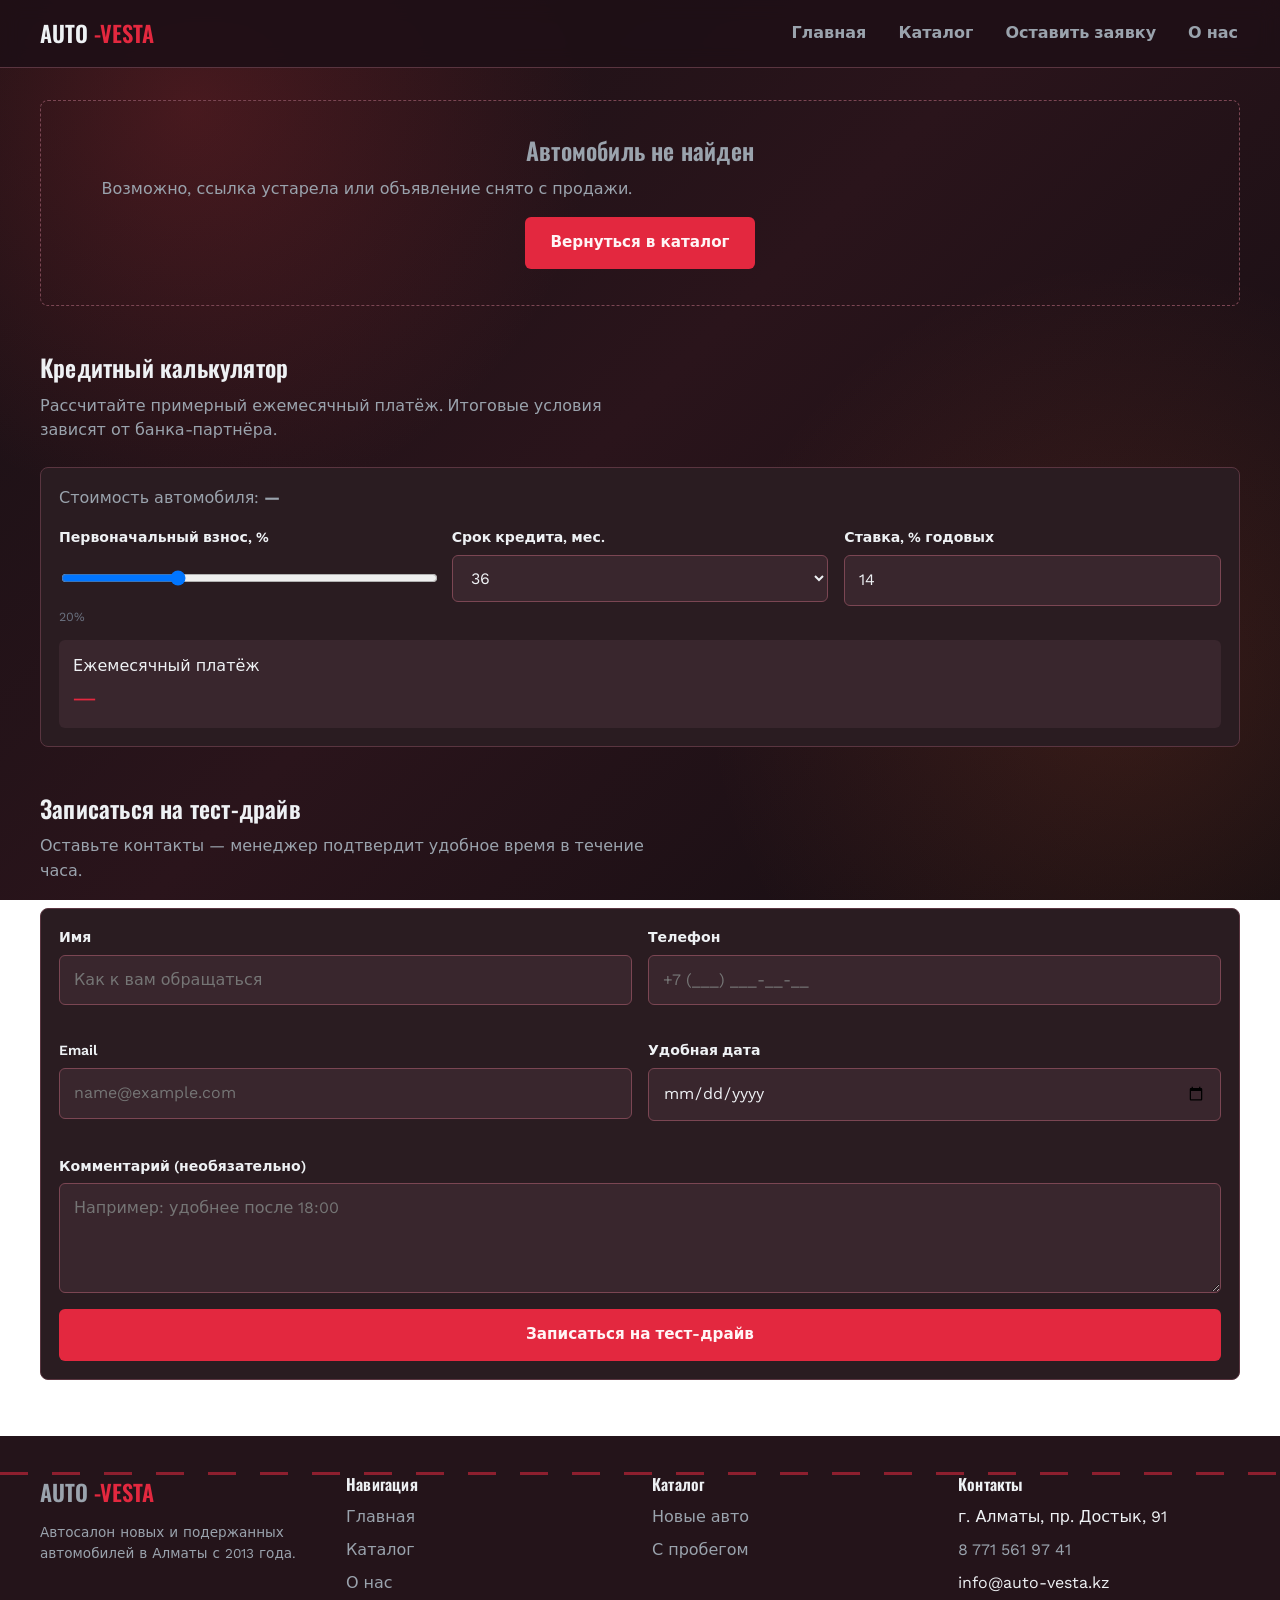
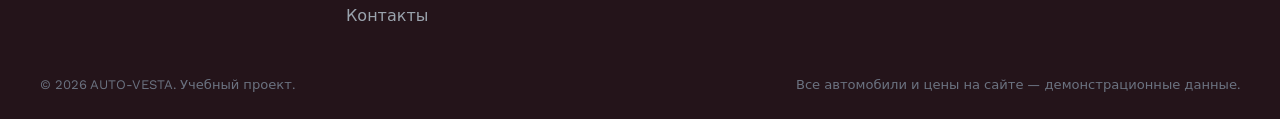
<file: car.html>
<!DOCTYPE html>
<html lang="ru">
<head>
  <meta charset="UTF-8">
  <meta name="viewport" content="width=device-width, initial-scale=1.0">
  <title>Автомобиль — AUTO-VESTA</title>
  <meta name="description" content="Подробные характеристики автомобиля, кредитный калькулятор и запись на тест-драйв AUTO-VESTA.">
  <meta property="og:type" content="product">
  <link rel="icon" href="favicon.svg" type="image/svg+xml">
  <link rel="preconnect" href="https://fonts.googleapis.com">
  <link href="https://fonts.googleapis.com/css2?family=Oswald:wght@500;600;700&family=Work+Sans:wght@400;500;600&display=swap" rel="stylesheet">
  <link rel="stylesheet" href="css/style.css">
</head>
<body>
  <a href="#main" class="skip-link">Перейти к содержимому</a>

  <header class="site-header">
    <div class="container">
      <a href="index.html" class="logo">AUTO<span>-VESTA</span></a>
      <nav class="nav" aria-label="Основная навигация">
        <ul class="nav__list">
          <li><a href="index.html" class="nav__link">Главная</a></li>
          <li><a href="catalog.html" class="nav__link">Каталог</a></li>
          <li><a href="contacts.html" class="nav__link">Оставить заявку</a></li>
          <li><a href="about.html" class="nav__link">О нас</a></li>
        </ul>
      </nav>
      <button type="button" class="nav-toggle" aria-label="Открыть меню" aria-expanded="false">
        <span></span><span></span><span></span>
      </button>
    </div>
  </header>

  <main id="main">
    <section class="section" style="padding-top:32px;">
      <div class="container">

        <!-- Отрисовывается через JS (car-detail.js) по параметру ?id= -->
        <div class="car-detail" id="car-detail-root">
          <p>Загрузка информации об автомобиле…</p>
        </div>

        <!-- ===== КРЕДИТНЫЙ КАЛЬКУЛЯТОР ===== -->
        <div class="section-head" style="margin-top:48px;">
          <h2>Кредитный калькулятор</h2>
          <p>Рассчитайте примерный ежемесячный платёж. Итоговые условия зависят от банка-партнёра.</p>
        </div>
        <form class="calculator" id="calculator-form">
          <p style="margin-bottom:16px;">
            Стоимость автомобиля: <strong id="calc-price">—</strong>
          </p>
          <div class="form-row" style="grid-template-columns: repeat(3, 1fr);">
            <div class="field">
              <label for="calc-down-payment">Первоначальный взнос, %</label>
              <input type="range" id="calc-down-payment" name="downPayment" min="0" max="70" step="5" value="20">
              <span class="hint" id="calc-down-payment-value">20%</span>
            </div>
            <div class="field">
              <label for="calc-term">Срок кредита, мес.</label>
              <select id="calc-term" name="term">
                <option value="12">12</option>
                <option value="24">24</option>
                <option value="36" selected>36</option>
                <option value="48">48</option>
                <option value="60">60</option>
              </select>
            </div>
            <div class="field">
              <label for="calc-rate">Ставка, % годовых</label>
              <input type="number" id="calc-rate" name="rate" min="0" max="40" step="0.5" value="14">
            </div>
          </div>
          <div class="calculator__result">
            <div>
              <div class="hint">Ежемесячный платёж</div>
              <div class="calculator__result-value" id="calc-result-value">—</div>
            </div>
            <div class="hint" id="calc-result-principal"></div>
          </div>
        </form>

        <!-- ===== ФОРМА ЗАПИСИ НА ТЕСТ-ДРАЙВ ===== -->
        <div class="section-head" style="margin-top:48px;">
          <h2>Записаться на тест-драйв</h2>
          <p>Оставьте контакты — менеджер подтвердит удобное время в течение часа.</p>
        </div>
        <form class="booking-form form" id="booking-form" novalidate>
          <input type="hidden" id="booking-car-name" name="car">

          <div class="form-row" style="grid-template-columns: 1fr 1fr;">
            <div class="field">
              <label for="booking-name">Имя</label>
              <input type="text" id="booking-name" name="name" placeholder="Как к вам обращаться" autocomplete="name">
              <span class="field__error"></span>
            </div>
            <div class="field">
              <label for="booking-phone">Телефон</label>
              <input type="tel" id="booking-phone" name="phone" placeholder="+7 (___) ___-__-__" autocomplete="tel">
              <span class="field__error"></span>
            </div>
          </div>

          <div class="form-row" style="grid-template-columns: 1fr 1fr;">
            <div class="field">
              <label for="booking-email">Email</label>
              <input type="email" id="booking-email" name="email" placeholder="name@example.com" autocomplete="email">
              <span class="field__error"></span>
            </div>
            <div class="field">
              <label for="booking-date">Удобная дата</label>
              <input type="date" id="booking-date" name="date">
              <span class="field__error"></span>
            </div>
          </div>

          <div class="field">
            <label for="booking-comment">Комментарий (необязательно)</label>
            <textarea id="booking-comment" name="comment" placeholder="Например: удобнее после 18:00"></textarea>
          </div>

          <div class="form-status" role="status"></div>

          <button type="submit" class="btn btn--primary">Записаться на тест-драйв</button>
        </form>

      </div>
    </section>
  </main>

  <footer class="site-footer">
    <hr class="road-divider">
    <div class="container">
      <div class="footer-grid">
        <div class="footer-col">
          <a href="index.html" class="logo">AUTO<span>-VESTA</span></a>
          <p style="margin-top:12px; font-size:0.85rem;">Автосалон новых и подержанных автомобилей в Алматы с 2013 года.</p>
        </div>
        <div class="footer-col">
          <h3>Навигация</h3>
          <ul>
            <li><a href="index.html">Главная</a></li>
            <li><a href="catalog.html">Каталог</a></li>
            <li><a href="about.html">О нас</a></li>
            <li><a href="contacts.html">Контакты</a></li>
          </ul>
        </div>
        <div class="footer-col">
          <h3>Каталог</h3>
          <ul>
            <li><a href="catalog.html?condition=new">Новые авто</a></li>
            <li><a href="catalog.html?condition=used">С пробегом</a></li>
          </ul>
        </div>
        <div class="footer-col">
          <h3>Контакты</h3>
          <ul>
            <li>г. Алматы, пр. Достык, 91</li>
            <li><a href="tel:+77715619741">8 771 561 97 41</a></li>
            <li>info@auto-vesta.kz</li>
          </ul>
        </div>
      </div>
      <div class="footer-bottom">
        <span>© <span id="footer-year"></span> AUTO-VESTA. Учебный проект.</span>
        <span>Все автомобили и цены на сайте — демонстрационные данные.</span>
      </div>
    </div>
  </footer>

  <script src="js/data.js"></script>
  <script src="js/main.js"></script>
  <script src="js/validation.js"></script>
  <script src="js/car-detail.js"></script>
  <script>
    // Небольшой инлайн-хелпер: обновляет подпись ползунка первоначального
    // взноса в реальном времени. Вынесен сюда, а не в отдельный файл,
    // т.к. это одна строка логики, специфичная только для этой страницы.
    document.addEventListener("DOMContentLoaded", () => {
      const range = document.getElementById("calc-down-payment");
      const label = document.getElementById("calc-down-payment-value");
      if (range && label) {
        range.addEventListener("input", () => (label.textContent = range.value + "%"));
      }
    });
  </script>
</body>
</html>
</file>
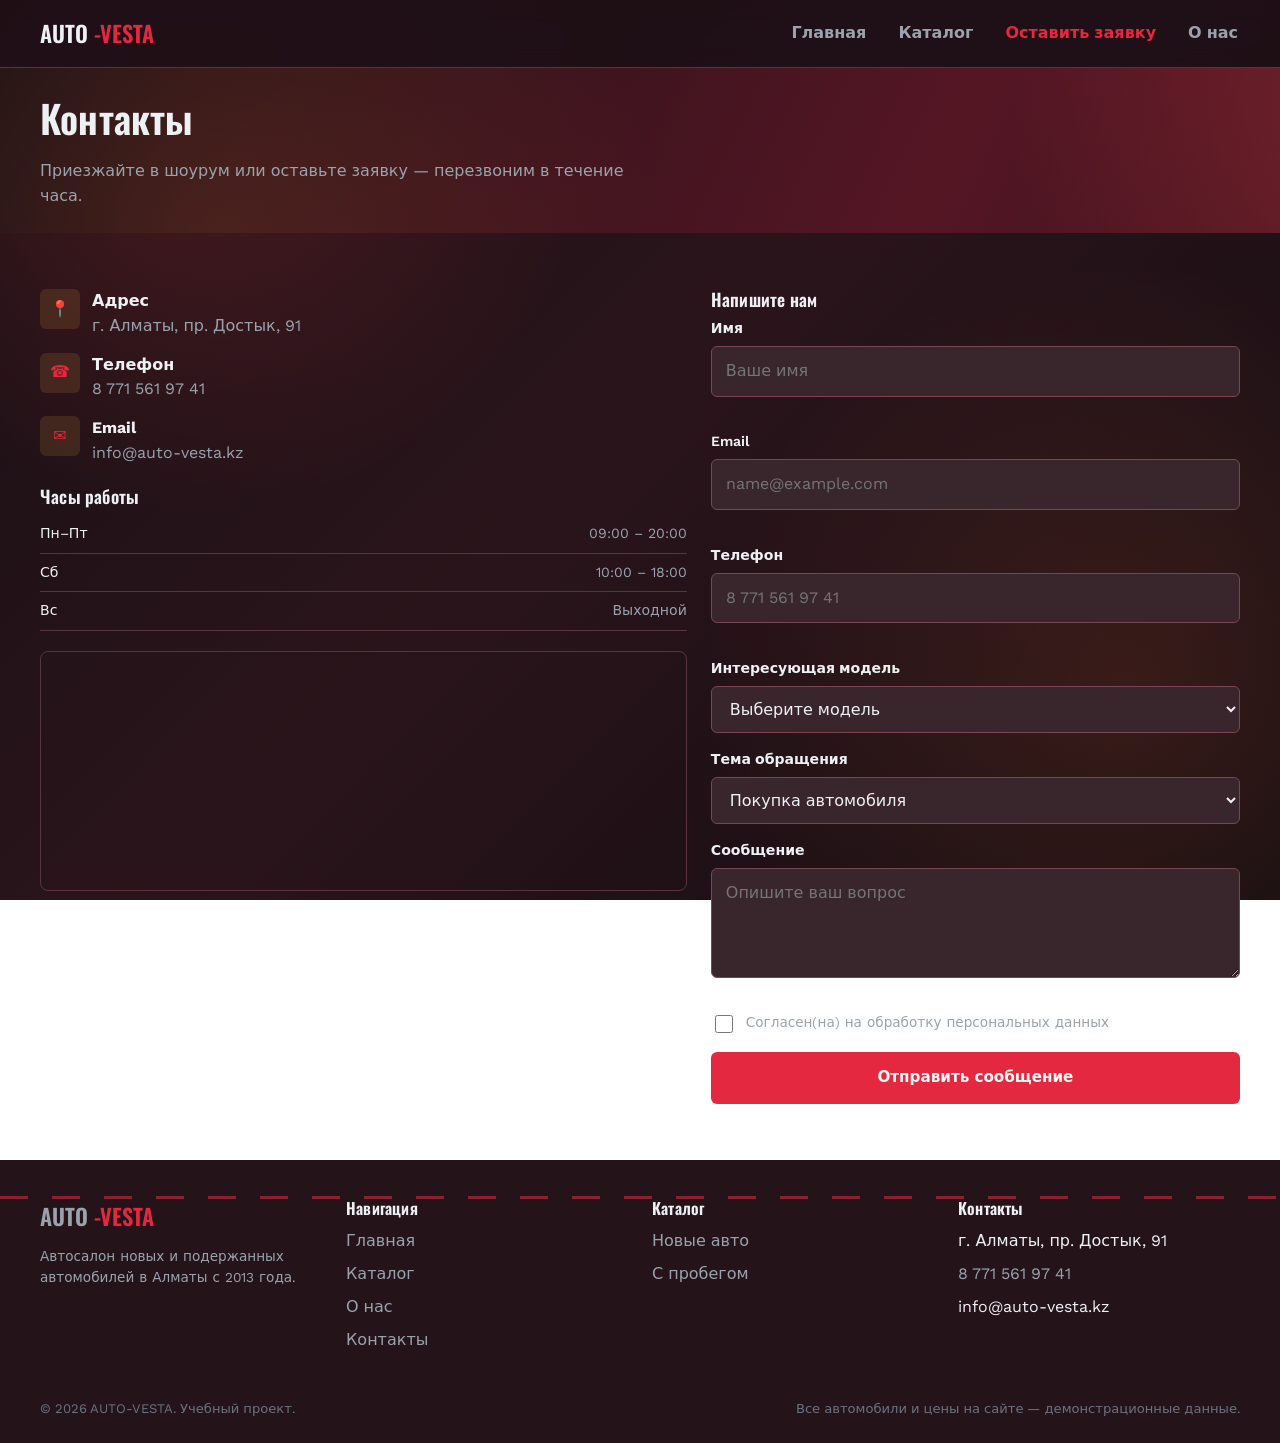
<file: contacts.html>
<!DOCTYPE html>
<html lang="ru">
<head>
  <meta charset="UTF-8">
  <meta name="viewport" content="width=device-width, initial-scale=1.0">
  <title>Контакты — AUTO-VESTA</title>
  <meta name="description" content="Адрес, телефон и часы работы автосалона AUTO-VESTA в Алматы. Форма обратной связи.">
  <meta property="og:title" content="Контакты — AUTO-VESTA">
  <meta property="og:type" content="website">
  <link rel="icon" href="favicon.svg" type="image/svg+xml">
  <link rel="preconnect" href="https://fonts.googleapis.com">
  <link href="https://fonts.googleapis.com/css2?family=Oswald:wght@500;600;700&family=Work+Sans:wght@400;500;600&display=swap" rel="stylesheet">
  <link rel="stylesheet" href="css/style.css">
</head>
<body>
  <a href="#main" class="skip-link">Перейти к содержимому</a>

  <header class="site-header">
    <div class="container">
      <a href="index.html" class="logo">AUTO<span>-VESTA</span></a>
      <nav class="nav" aria-label="Основная навигация">
        <ul class="nav__list">
          <li><a href="index.html" class="nav__link">Главная</a></li>
          <li><a href="catalog.html" class="nav__link">Каталог</a></li>
          <li><a href="contacts.html" class="nav__link">Оставить заявку</a></li>
          <li><a href="about.html" class="nav__link">О нас</a></li>
        </ul>
      </nav>
      <button type="button" class="nav-toggle" aria-label="Открыть меню" aria-expanded="false">
        <span></span><span></span><span></span>
      </button>
    </div>
  </header>

  <main id="main">
    <section class="page-hero">
      <div class="container">
        <h1>Контакты</h1>
        <p>Приезжайте в шоурум или оставьте заявку — перезвоним в течение часа.</p>
      </div>
    </section>

    <section class="section">
      <div class="container">
        <div class="contacts-layout">

          <div>
            <ul class="contact-info-list">
              <li class="contact-info-item">
                <span class="contact-info-item__icon" aria-hidden="true">📍</span>
                <div>
                  <strong>Адрес</strong>
                  <p style="margin:0;">г. Алматы, пр. Достык, 91</p>
                </div>
              </li>
              <li class="contact-info-item">
                <span class="contact-info-item__icon" aria-hidden="true">☎</span>
                <div>
                  <strong>Телефон</strong>
                  <p style="margin:0;"><a href="tel:+77715619741">8 771 561 97 41</a></p>
                </div>
              </li>
              <li class="contact-info-item">
                <span class="contact-info-item__icon" aria-hidden="true">✉</span>
                <div>
                  <strong>Email</strong>
                  <p style="margin:0;"><a href="mailto:info@auto-vesta.kz">info@auto-vesta.kz</a></p>
                </div>
              </li>
            </ul>

            <h2 style="font-size:1.1rem;">Часы работы</h2>
            <table class="hours-table">
              <tr><td>Пн–Пт</td><td>09:00 – 20:00</td></tr>
              <tr><td>Сб</td><td>10:00 – 18:00</td></tr>
              <tr><td>Вс</td><td>Выходной</td></tr>
            </table>

            <div class="map-frame" style="margin-top:20px;">
              <iframe
                src="https://www.google.com/maps?q=Алматы,+проспект+Достык+91&output=embed"
                title="Карта: расположение автосалона AUTO-VESTA"
                loading="lazy"
                referrerpolicy="no-referrer-when-downgrade">
              </iframe>
            </div>
          </div>

          <div>
            <h2 style="font-size:1.1rem;">Напишите нам</h2>
            <form class="form" id="contact-form" novalidate>
              <div class="field">
                <label for="contact-name">Имя</label>
                <input type="text" id="contact-name" name="name" placeholder="Ваше имя" autocomplete="name">
                <span class="field__error"></span>
              </div>
              <div class="field">
                <label for="contact-email">Email</label>
                <input type="email" id="contact-email" name="email" placeholder="name@example.com" autocomplete="email">
                <span class="field__error"></span>
              </div>
              <div class="field">
                <label for="contact-phone">Телефон</label>
                <input type="tel" id="contact-phone" name="phone" placeholder="8 771 561 97 41" autocomplete="tel">
                <span class="field__error"></span>
              </div>
              <div class="field">
                <label for="contact-car">Интересующая модель</label>
                <select id="contact-car" name="car">
                  <option value="">Выберите модель</option>
                  <option>Toyota Camry</option>
                  <option>Mercedes-Benz GLC</option>
                  <option>BMW 3 серии</option>
                  <option>Другая модель</option>
                </select>
              </div>
              <div class="field">
                <label for="contact-topic">Тема обращения</label>
                <select id="contact-topic" name="topic">
                  <option value="purchase">Покупка автомобиля</option>
                  <option value="credit">Автокредит</option>
                  <option value="trade-in">Трейд-ин</option>
                  <option value="service">Сервис и гарантия</option>
                  <option value="other">Другое</option>
                </select>
              </div>
              <div class="field">
                <label for="contact-message">Сообщение</label>
                <textarea id="contact-message" name="message" placeholder="Опишите ваш вопрос"></textarea>
                <span class="field__error"></span>
              </div>

              <div class="checkbox-row">
                <input type="checkbox" id="contact-consent" name="consent" required>
                <label for="contact-consent">Согласен(на) на обработку персональных данных</label>
              </div>

              <div class="form-status" role="status"></div>

              <button type="submit" class="btn btn--primary">Отправить сообщение</button>
            </form>
          </div>

        </div>
      </div>
    </section>
  </main>

  <footer class="site-footer">
    <hr class="road-divider">
    <div class="container">
      <div class="footer-grid">
        <div class="footer-col">
          <a href="index.html" class="logo">AUTO<span>-VESTA</span></a>
          <p style="margin-top:12px; font-size:0.85rem;">Автосалон новых и подержанных автомобилей в Алматы с 2013 года.</p>
        </div>
        <div class="footer-col">
          <h3>Навигация</h3>
          <ul>
            <li><a href="index.html">Главная</a></li>
            <li><a href="catalog.html">Каталог</a></li>
            <li><a href="about.html">О нас</a></li>
            <li><a href="contacts.html">Контакты</a></li>
          </ul>
        </div>
        <div class="footer-col">
          <h3>Каталог</h3>
          <ul>
            <li><a href="catalog.html?condition=new">Новые авто</a></li>
            <li><a href="catalog.html?condition=used">С пробегом</a></li>
          </ul>
        </div>
        <div class="footer-col">
          <h3>Контакты</h3>
          <ul>
            <li>г. Алматы, пр. Достык, 91</li>
            <li><a href="tel:+77715619741">8 771 561 97 41</a></li>
            <li>info@auto-vesta.kz</li>
          </ul>
        </div>
      </div>
      <div class="footer-bottom">
        <span>© <span id="footer-year"></span> AUTO-VESTA. Учебный проект.</span>
        <span>Все автомобили и цены на сайте — демонстрационные данные.</span>
      </div>
    </div>
  </footer>

  <script src="js/main.js"></script>
  <script src="js/validation.js"></script>
  <script src="js/contact.js"></script>
</body>
</html>
</file>
<file: css/style.css>
/* =========================================================
   AUTO-VESTA — единая таблица стилей
   Подход: Mobile-First. Базовые стили — под мобильные экраны
   (до 767px), затем расширяем через min-width для Tablet
   (768–1199px) и Desktop (1200px+).
   ========================================================= */

/* ---------- 1. Дизайн-токены (CSS Custom Properties) ---------- */
:root {
  /* Цвета: асфальтово-графитовый фон + два сигнальных акцента:
     янтарный (цвет фары) — для "новых" авто и основных CTA,
     стальной teal — для "б/у" и вторичных действий. */
  --color-bg: #171014;
  --color-bg-soft: #24141a;
  --color-surface: #2a1c21;
  --color-surface-2: #39262d;
  --color-border: #5a3540;
  --color-border-light: #7b4653;

  --color-text: #eef1f4;
  --color-text-muted: #9aa3ad;
  --color-text-faint: #6b7280;

  --color-accent: #e3283f;
  --color-accent-hover: #ff4056;
  --color-accent-ink: #fff5f6;

  --color-used: #a72b3b;
  --color-used-hover: #c53a4c;

  --color-success: #4caf6c;
  --color-success-bg: rgba(76, 175, 108, 0.12);
  --color-error: #e2574c;
  --color-error-bg: rgba(226, 87, 76, 0.12);

  /* Типографика */
  --font-display: "Oswald", "Arial Narrow", sans-serif;
  --font-body: "Work Sans", system-ui, -apple-system, sans-serif;

  /* Геометрия */
  --radius-sm: 6px;
  --radius-md: 8px;
  --radius-lg: 14px;
  --container-width: 1240px;
  --header-height: 68px;

  /* Тени и переходы */
  --shadow-md: 0 12px 28px rgba(0, 0, 0, 0.35);
  --shadow-sm: 0 4px 12px rgba(0, 0, 0, 0.25);
  --transition: 0.2s ease;
}

/* ---------- 2. Сброс и базовые стили ---------- */
*,
*::before,
*::after {
  box-sizing: border-box;
}

html {
  scroll-behavior: smooth;
}

body {
  margin: 0;
  background:
          radial-gradient(circle at 15% 12%, rgba(224, 54, 61, 0.22), transparent 30%),
          radial-gradient(circle at 88% 76%, rgba(247, 104, 49, 0.14), transparent 32%),
          linear-gradient(135deg, #171014 0%, #2a141b 48%, #120d11 100%);
  background-attachment: fixed;
  color: var(--color-text);
  font-family: var(--font-body);
  font-size: 16px;
  line-height: 1.55;
  -webkit-font-smoothing: antialiased;
  /* Запрет нежелательного горизонтального скролла на любом брейкпоинте */
  overflow-x: hidden;
}

img {
  max-width: 100%;
  height: auto;
  display: block;
}

a {
  color: inherit;
  text-decoration: none;
}

ul,
ol {
  margin: 0;
  padding: 0;
  list-style: none;
}

button,
input,
textarea,
select {
  font: inherit;
  color: inherit;
}

h1,
h2,
h3,
h4 {
  font-family: var(--font-display);
  font-weight: 600;
  line-height: 1.15;
  margin: 0 0 0.5em;
  letter-spacing: 0.2px;
}

p {
  margin: 0 0 1em;
  color: var(--color-text-muted);
  max-width: 62ch; /* держим длину строки читаемой */
}

/* Видно только для скринридеров — для доступности (пропуск навигации и т.п.) */
.visually-hidden {
  position: absolute;
  width: 1px;
  height: 1px;
  padding: 0;
  margin: -1px;
  overflow: hidden;
  clip: rect(0, 0, 0, 0);
  white-space: nowrap;
  border: 0;
}

.skip-link {
  position: absolute;
  top: -48px;
  left: 8px;
  background: var(--color-accent);
  color: var(--color-accent-ink);
  padding: 10px 16px;
  border-radius: var(--radius-sm);
  z-index: 200;
  transition: top var(--transition);
}
.skip-link:focus {
  top: 8px;
}

/* Единый видимый focus-стиль для клавиатурной навигации (доступность) */
a:focus-visible,
button:focus-visible,
input:focus-visible,
textarea:focus-visible,
select:focus-visible,
.car-card__quick-btn:focus-visible {
  outline: 2px solid var(--color-accent);
  outline-offset: 2px;
}

.container {
  width: 100%;
  max-width: var(--container-width);
  margin-inline: auto;
  padding-inline: 16px;
}

.section {
  padding-block: 40px;
}

.section-head {
  margin-bottom: 24px;
  max-width: 640px;
}

.section-head p {
  margin-bottom: 0;
}

.section--alt {
  background:
          linear-gradient(115deg, rgba(31, 17, 23, 0.94), rgba(104, 21, 34, 0.78)),
          var(--color-bg-soft);
}

/* Мотив "дорожная разметка" — единственный повторяющийся декоративный
   приём: пунктирная линия, как разметка на асфальте. Используется
   точечно (hero, футер), а не на каждом блоке. */
.road-divider {
  height: 3px;
  background-image: repeating-linear-gradient(
          90deg,
          var(--color-accent) 0px,
          var(--color-accent) 28px,
          transparent 28px,
          transparent 52px
  );
  opacity: 0.55;
  border: none;
  margin: 0;
}

/* ---------- 3. Кнопки ---------- */
.btn {
  display: inline-flex;
  align-items: center;
  justify-content: center;
  gap: 8px;
  padding: 13px 24px;
  border-radius: var(--radius-sm);
  border: 1px solid transparent;
  font-family: var(--font-body);
  font-weight: 600;
  font-size: 0.95rem;
  min-height: 44px; /* Оптимальная сенсорная зона для мобильных */
  cursor: pointer;
  transition: background var(--transition), border-color var(--transition),
  color var(--transition), transform var(--transition);
}
.btn:active {
  transform: translateY(1px);
}

.btn--primary {
  background: var(--color-accent);
  color: var(--color-accent-ink);
}
.btn--primary:hover {
  background: var(--color-accent-hover);
}

.btn--outline {
  background: transparent;
  border-color: var(--color-border-light);
  color: var(--color-text);
}
.btn--outline:hover {
  border-color: var(--color-accent);
  color: var(--color-accent);
}

.btn--used {
  background: var(--color-used);
  color: #fff;
}
.btn--used:hover {
  background: var(--color-used-hover);
}

.btn--block {
  width: 100%;
}

.btn--sm {
  padding: 8px 14px;
  font-size: 0.85rem;
  min-height: 36px;
}

.btn:disabled {
  opacity: 0.5;
  cursor: not-allowed;
}

/* ---------- 4. Шапка сайта ---------- */
.site-header {
  position: sticky;
  top: 0;
  z-index: 100;
  height: var(--header-height);
  display: flex;
  align-items: center;
  background: rgba(31, 16, 22, 0.92);
  backdrop-filter: blur(10px);
  border-bottom: 1px solid var(--color-border);
}

.site-header .container {
  display: flex;
  align-items: center;
  justify-content: space-between;
  gap: 16px;
}

.logo {
  font-family: var(--font-display);
  font-size: 1.4rem;
  font-weight: 600;
  color: var(--color-text);
  display: flex;
  align-items: baseline;
  gap: 6px;
}
.logo span {
  color: var(--color-accent);
}

/* Мобильное меню: по умолчанию скрыто, раскрывается через JS
   (добавление класса .nav--open) кнопкой-гамбургером. */
.nav {
  position: fixed;
  inset: var(--header-height) 0 0 0;
  background: var(--color-bg);
  transform: translateX(100%);
  transition: transform var(--transition);
  overflow-y: auto;
  padding: 24px 20px 40px;
  border-top: 1px solid var(--color-border);
}
.nav--open {
  transform: translateX(0);
}

.nav__list {
  display: flex;
  flex-direction: column;
  gap: 4px;
  margin-bottom: 24px;
}

.nav__link {
  display: block;
  padding: 14px 8px;
  font-weight: 600;
  border-bottom: 1px solid var(--color-border);
  color: var(--color-text-muted);
}
.nav__link.is-active,
.nav__link:hover {
  color: var(--color-accent);
}

.nav-toggle {
  display: inline-flex;
  flex-direction: column;
  justify-content: center;
  gap: 5px;
  width: 42px;
  height: 42px;
  background: transparent;
  border: 1px solid var(--color-border-light);
  border-radius: var(--radius-sm);
  cursor: pointer;
  padding: 0;
}
.nav-toggle span {
  display: block;
  width: 18px;
  height: 2px;
  margin-inline: auto;
  background: var(--color-text);
  transition: transform var(--transition), opacity var(--transition);
}
.nav-toggle[aria-expanded="true"] span:nth-child(1) {
  transform: translateY(7px) rotate(45deg);
}
.nav-toggle[aria-expanded="true"] span:nth-child(2) {
  opacity: 0;
}
.nav-toggle[aria-expanded="true"] span:nth-child(3) {
  transform: translateY(-7px) rotate(-45deg);
}

.header-cta {
  display: none;
}

/* ---------- 5. Hero (главная) ---------- */
.hero {
  position: relative;
  isolation: isolate;
  padding-block: 32px 28px;
  background:
          radial-gradient(circle at 82% 38%, rgba(245, 59, 67, 0.45), transparent 38%),
          radial-gradient(circle at 20% 70%, rgba(255, 131, 51, 0.16), transparent 30%),
          linear-gradient(120deg, #160d12 0%, #501521 48%, #1b1015 100%);
  background-size: 140% 140%;
  animation: hero-glow 14s ease-in-out infinite alternate;
}

@keyframes hero-glow {
  from { background-position: 0% 50%; }
  to { background-position: 100% 50%; }
}

.hero .container {
  display: flex;
  flex-direction: column;
  gap: 28px;
}

.hero__eyebrow {
  color: var(--color-accent);
  font-weight: 600;
  margin-bottom: 8px;
  display: block;
  font-size: 0.9rem;
}

.hero__title {
  font-size: clamp(1.8rem, 5.5vw, 3.2rem);
  margin-bottom: 14px;
}

.hero__lead {
  font-size: 1rem;
  max-width: 52ch;
}

.hero__actions {
  display: flex;
  flex-direction: column;
  gap: 10px;
  margin-top: 8px;
}
.hero__actions .btn {
  width: 100%;
}

.hero__stats {
  display: grid;
  grid-template-columns: repeat(3, 1fr);
  gap: 12px;
  margin-top: 24px;
  padding-top: 20px;
  border-top: 1px solid var(--color-border);
}
.hero__stat-value {
  font-family: var(--font-display);
  font-size: clamp(1.3rem, 4vw, 1.8rem);
  color: var(--color-accent);
  display: block;
  line-height: 1.1;
}
.hero__stat-label {
  color: var(--color-text-muted);
  font-size: 0.78rem;
  line-height: 1.3;
}

/* Слайдер на главной */
.slider {
  position: relative;
  border-radius: var(--radius-lg);
  overflow: hidden;
  border: 1px solid rgba(227, 40, 63, 0.52);
  box-shadow: var(--shadow-md);
  width: 100%;
}
.slider__track {
  display: flex;
  transition: transform 0.45s ease;
}
.slider__slide {
  min-width: 100%;
  position: relative;
}
.slider__slide img {
  width: 100%;
  height: clamp(220px, 40vw, 360px);
  object-fit: cover;
}
.slider__caption {
  position: absolute;
  left: 0;
  right: 0;
  bottom: 0;
  padding: 14px 16px;
  background: linear-gradient(0deg, rgba(0, 0, 0, 0.85), transparent);
}
.slider__caption strong {
  display: block;
  font-family: var(--font-display);
  font-size: 1rem;
}
.slider__caption span {
  color: var(--color-accent);
  font-weight: 600;
  font-size: 0.9rem;
}
.slider__arrow {
  position: absolute;
  top: 50%;
  transform: translateY(-50%);
  width: 38px;
  height: 38px;
  border-radius: 50%;
  border: 1px solid rgba(255, 255, 255, 0.35);
  background: rgba(15, 17, 20, 0.65);
  color: #fff;
  font-size: 1rem;
  cursor: pointer;
  display: flex;
  align-items: center;
  justify-content: center;
  z-index: 2;
}
.slider__arrow--prev {
  left: 10px;
}
.slider__arrow--next {
  right: 10px;
}
.slider__dots {
  position: absolute;
  bottom: 10px;
  right: 14px;
  display: flex;
  gap: 6px;
  z-index: 2;
}
.slider__dot {
  width: 8px;
  height: 8px;
  border-radius: 50%;
  background: rgba(255, 255, 255, 0.4);
  border: none;
  cursor: pointer;
  padding: 0;
}
.slider__dot.is-active {
  background: var(--color-accent);
}

/* ---------- 6. Преимущества (карточки) ---------- */
.advantages {
  display: grid;
  grid-template-columns: 1fr;
  gap: 16px;
}
.advantage-card {
  background: var(--color-surface);
  border: 1px solid var(--color-border);
  border-radius: var(--radius-md);
  padding: 20px;
}
.advantage-card__icon {
  width: 42px;
  height: 42px;
  border-radius: var(--radius-sm);
  background: rgba(232, 162, 61, 0.14);
  color: var(--color-accent);
  display: flex;
  align-items: center;
  justify-content: center;
  font-size: 1.2rem;
  margin-bottom: 12px;
}
.advantage-card h3 {
  font-size: 1.05rem;
  margin-bottom: 6px;
}
.advantage-card p {
  margin: 0;
  font-size: 0.9rem;
}

/* ---------- 7. Карточка автомобиля ---------- */
.car-grid {
  display: grid;
  grid-template-columns: 1fr;
  gap: 20px;
}

.car-card {
  background: var(--color-surface);
  border: 1px solid var(--color-border);
  border-radius: var(--radius-md);
  overflow: hidden;
  display: flex;
  flex-direction: column;
  transition: border-color var(--transition), transform var(--transition);
}
.car-card:hover {
  border-color: var(--color-border-light);
  transform: translateY(-2px);
}

.car-card__media {
  position: relative;
}
.car-card__media img {
  width: 100%;
  height: clamp(180px, 30vw, 220px);
  object-fit: cover;
}

.car-card__badge {
  position: absolute;
  top: 10px;
  left: 10px;
  font-size: 0.7rem;
  font-weight: 700;
  text-transform: uppercase;
  letter-spacing: 0.4px;
  padding: 4px 8px;
  border-radius: var(--radius-sm);
  z-index: 1;
}
.car-card__badge--new {
  background: var(--color-accent);
  color: var(--color-accent-ink);
}
.car-card__badge--used {
  background: var(--color-used);
  color: #fff;
}

/* Ценник-"уголок" */
.car-card__price-tag {
  position: absolute;
  bottom: 0;
  right: 0;
  background: var(--color-bg);
  color: var(--color-text);
  font-family: var(--font-display);
  font-weight: 600;
  padding: 6px 12px 6px 16px;
  border-top-left-radius: var(--radius-md);
  font-size: 1rem;
  box-shadow: -6px -6px 14px rgba(0, 0, 0, 0.2);
}

.favorite-btn {
  position: absolute;
  top: 10px;
  right: 10px;
  width: 38px;
  height: 38px;
  border: 1px solid rgba(255, 255, 255, 0.35);
  border-radius: 50%;
  background: rgba(8, 9, 11, 0.72);
  color: #fff;
  font-size: 1.25rem;
  line-height: 1;
  cursor: pointer;
  z-index: 1;
  display: flex;
  align-items: center;
  justify-content: center;
  transition: color var(--transition), background var(--transition), transform var(--transition);
}
.favorite-btn:hover,
.favorite-btn.is-favorite {
  background: var(--color-accent);
  color: #fff;
  transform: scale(1.05);
}

.car-card__body {
  padding: 16px;
  display: flex;
  flex-direction: column;
  gap: 10px;
  flex: 1;
}
.car-card__title {
  font-size: 1.1rem;
  margin: 0;
}
.car-card__meta {
  display: flex;
  flex-wrap: wrap;
  gap: 6px 12px;
  color: var(--color-text-muted);
  font-size: 0.82rem;
}
.car-card__meta span {
  display: inline-flex;
  align-items: center;
}
.car-card__actions {
  margin-top: auto;
  display: flex;
  gap: 8px;
  padding-top: 6px;
}
.car-card__actions .btn {
  flex: 1;
}

/* ---------- 8. Формы ---------- */
.form {
  display: grid;
  gap: 16px;
}
.form-row {
  display: grid;
  gap: 16px;
}
.field {
  display: flex;
  flex-direction: column;
  gap: 6px;
}
.field label {
  font-size: 0.88rem;
  font-weight: 600;
  color: var(--color-text);
}
.field .hint {
  font-size: 0.78rem;
  color: var(--color-text-faint);
}
.field input,
.field textarea,
.field select {
  background: var(--color-surface-2);
  border: 1px solid var(--color-border-light);
  border-radius: var(--radius-sm);
  padding: 12px 14px;
  color: var(--color-text);
  transition: border-color var(--transition), box-shadow var(--transition);
  width: 100%;
}
.field textarea {
  resize: vertical;
  min-height: 110px;
}
.field input:focus,
.field textarea:focus,
.field select:focus {
  border-color: var(--color-accent);
  box-shadow: 0 0 0 3px rgba(227, 40, 63, 0.2);
  outline: none;
}
.field.has-error input,
.field.has-error textarea,
.field.has-error select {
  border-color: var(--color-error);
}
.field__error {
  font-size: 0.8rem;
  color: var(--color-error);
  min-height: 1em;
}

.checkbox-row {
  display: flex;
  align-items: flex-start;
  gap: 10px;
}
.checkbox-row input {
  margin-top: 3px;
  width: 18px;
  height: 18px;
  flex-shrink: 0;
}
.checkbox-row label {
  font-size: 0.85rem;
  color: var(--color-text-muted);
  font-weight: 400;
}

.form-status {
  border-radius: var(--radius-sm);
  padding: 14px 16px;
  font-size: 0.9rem;
  display: none;
}
.form-status.is-success {
  display: block;
  background: var(--color-success-bg);
  color: var(--color-success);
  border: 1px solid rgba(76, 175, 108, 0.35);
}
.form-status.is-error {
  display: block;
  background: var(--color-error-bg);
  color: var(--color-error);
  border: 1px solid rgba(226, 87, 76, 0.35);
}

/* ---------- 9. Каталог: фильтры ---------- */
.catalog-layout {
  display: grid;
  grid-template-columns: 1fr;
  gap: 24px;
  align-items: start;
}

.filters {
  background: var(--color-surface);
  border: 1px solid var(--color-border);
  border-radius: var(--radius-md);
  padding: 18px;
}
.filters h2 {
  font-size: 1.1rem;
  margin-bottom: 16px;
}
.filters .field {
  margin-bottom: 14px;
}
.filters__group-title {
  font-size: 0.85rem;
  font-weight: 600;
  margin-bottom: 8px;
  color: var(--color-text);
}
.filters__chips {
  display: flex;
  flex-wrap: wrap;
  gap: 8px;
  margin-bottom: 16px;
}
.chip {
  border: 1px solid var(--color-border-light);
  background: var(--color-surface-2);
  padding: 8px 14px;
  border-radius: 999px;
  font-size: 0.82rem;
  cursor: pointer;
  color: var(--color-text-muted);
  min-height: 36px;
  display: inline-flex;
  align-items: center;
}
.chip[aria-pressed="true"] {
  background: var(--color-accent);
  border-color: var(--color-accent);
  color: var(--color-accent-ink);
  font-weight: 600;
}

.catalog-toolbar {
  display: flex;
  align-items: center;
  justify-content: space-between;
  gap: 12px;
  margin-bottom: 16px;
  flex-wrap: wrap;
}
.catalog-toolbar .results-count {
  color: var(--color-text-muted);
  font-size: 0.9rem;
}

.catalog-toolbar .btn[hidden] {
  display: none;
}

.compare-table-wrap {
  overflow-x: auto;
  -webkit-overflow-scrolling: touch;
  margin-inline: -16px;
  padding-inline: 16px;
}
.compare-table {
  width: 100%;
  min-width: 560px;
  border-collapse: collapse;
  font-size: 0.88rem;
}
.compare-table th,
.compare-table td {
  padding: 10px 12px;
  border-bottom: 1px solid var(--color-border);
  text-align: left;
  vertical-align: top;
}
.compare-table th {
  color: var(--color-text);
  font-weight: 600;
}
.compare-table td {
  color: var(--color-text-muted);
}

.sort-control {
  display: inline-flex;
  align-items: center;
  gap: 8px;
  color: var(--color-text-muted);
  font-size: 0.85rem;
  width: 100%;
}
.sort-control select {
  width: 100%;
  padding: 9px 12px;
  border: 1px solid var(--color-border-light);
  border-radius: var(--radius-sm);
  background: var(--color-surface-2);
  color: var(--color-text);
}

.section--team-preview {
  background:
          radial-gradient(circle at 75% 45%, rgba(248, 65, 72, 0.38), transparent 35%),
          linear-gradient(120deg, #29151c, #671a2b);
}
.team-preview {
  display: grid;
  grid-template-columns: 1fr;
  gap: 24px;
  align-items: center;
}
.team-preview h2 {
  font-size: clamp(1.8rem, 4vw, 2.6rem);
}
.team-preview__photo {
  min-height: 220px;
  border: 1px solid rgba(227, 40, 63, 0.55);
  border-radius: var(--radius-lg);
  background:
          linear-gradient(0deg, rgba(8, 9, 11, 0.12), rgba(8, 9, 11, 0.12)),
          url("https://images.unsplash.com/photo-1529156069898-49953e39b3ac?auto=format&fit=crop&w=900&h=600&q=85") center / cover;
  box-shadow: 0 18px 48px rgba(0, 0, 0, 0.3);
  animation: about-rise 0.8s ease both;
}

.empty-state {
  grid-column: 1 / -1;
  text-align: center;
  padding: 36px 16px;
  color: var(--color-text-muted);
  border: 1px dashed var(--color-border-light);
  border-radius: var(--radius-md);
}

/* ---------- 10. Модальное окно (быстрый просмотр) ---------- */
.modal-overlay {
  position: fixed;
  inset: 0;
  background: rgba(6, 7, 9, 0.82);
  display: none;
  align-items: center;
  justify-content: center;
  padding: 16px;
  z-index: 300;
  backdrop-filter: blur(4px);
}
.modal-overlay.is-open {
  display: flex;
}
.modal {
  background: var(--color-surface);
  border: 1px solid var(--color-border-light);
  border-radius: var(--radius-lg);
  max-width: 640px;
  width: 100%;
  max-height: calc(100vh - 32px);
  overflow-y: auto;
  position: relative;
  box-shadow: var(--shadow-md);
}
.modal--wide {
  max-width: 980px;
}
.modal__close {
  position: absolute;
  top: 10px;
  right: 10px;
  width: 36px;
  height: 36px;
  border-radius: 50%;
  border: 1px solid var(--color-border-light);
  background: var(--color-bg-soft);
  color: var(--color-text);
  cursor: pointer;
  font-size: 1.1rem;
  z-index: 2;
  display: flex;
  align-items: center;
  justify-content: center;
}
.modal__media img {
  width: 100%;
  height: clamp(180px, 35vw, 260px);
  object-fit: cover;
  border-top-left-radius: var(--radius-lg);
  border-top-right-radius: var(--radius-lg);
}
.modal__body {
  padding: 18px 18px 22px;
}
.modal__specs {
  display: grid;
  grid-template-columns: 1fr;
  gap: 8px;
  margin: 14px 0 18px;
  font-size: 0.88rem;
}
.modal__specs dt {
  color: var(--color-text-faint);
}
.modal__specs dd {
  margin: 0 0 6px 0;
  color: var(--color-text);
  font-weight: 600;
}
.modal__actions {
  display: flex;
  gap: 10px;
  flex-wrap: wrap;
}
.modal__actions .btn {
  flex: 1;
}

/* ---------- 11. Страница автомобиля ---------- */
.car-detail {
  display: grid;
  grid-template-columns: 1fr;
  gap: 24px;
}
.car-detail__gallery img {
  width: 100%;
  border-radius: var(--radius-lg);
  border: 1px solid var(--color-border);
  height: clamp(220px, 40vw, 360px);
  object-fit: cover;
}
.car-detail__thumbs {
  display: flex;
  gap: 8px;
  margin-top: 10px;
  overflow-x: auto;
  padding-bottom: 4px;
}
.car-detail__thumbs img {
  width: 76px;
  height: 54px;
  object-fit: cover;
  border-radius: var(--radius-sm);
  border: 1px solid var(--color-border);
  cursor: pointer;
  opacity: 0.7;
  flex-shrink: 0;
}
.car-detail__thumbs img.is-active {
  opacity: 1;
  border-color: var(--color-accent);
}

.car-detail__header {
  display: flex;
  justify-content: space-between;
  align-items: flex-start;
  gap: 12px;
  flex-wrap: wrap;
}
.car-detail__price {
  font-family: var(--font-display);
  font-size: clamp(1.6rem, 5vw, 2.2rem);
  color: var(--color-accent);
}

.spec-table {
  width: 100%;
  border-collapse: collapse;
  margin: 16px 0;
  font-size: 0.88rem;
}
.spec-table tr {
  border-bottom: 1px solid var(--color-border);
}
.spec-table td {
  padding: 8px 4px;
}
.spec-table td:first-child {
  color: var(--color-text-faint);
  width: 50%;
}
.spec-table td:last-child {
  font-weight: 600;
}

.calculator {
  background: var(--color-surface);
  border: 1px solid var(--color-border);
  border-radius: var(--radius-md);
  padding: 18px;
}
.calculator__result {
  margin-top: 14px;
  padding: 14px;
  background: var(--color-surface-2);
  border-radius: var(--radius-sm);
  display: flex;
  justify-content: space-between;
  align-items: baseline;
  flex-wrap: wrap;
  gap: 8px;
}
.calculator__result-value {
  font-family: var(--font-display);
  font-size: 1.4rem;
  color: var(--color-accent);
}

.booking-form {
  background: var(--color-surface);
  border: 1px solid var(--color-border);
  border-radius: var(--radius-md);
  padding: 18px;
}

/* ---------- 12. О нас ---------- */
.team-grid {
  display: grid;
  grid-template-columns: 1fr;
  gap: 16px;
  max-width: 560px;
  margin-inline: auto;
}
.team-grid--people {
  max-width: 980px;
}
.team-card {
  text-align: left;
  background: var(--color-surface);
  border: 1px solid var(--color-border);
  border-radius: var(--radius-md);
  overflow: hidden;
}
.team-card img {
  width: 100%;
  height: 240px;
  object-fit: cover;
}
.team-card__body {
  padding: 16px;
}
.team-card__role {
  color: var(--color-accent);
  font-size: 0.85rem;
  font-weight: 600;
}

.values-grid {
  display: grid;
  grid-template-columns: 1fr;
  gap: 16px;
}

/* ---------- 13. Контакты ---------- */
.contacts-layout {
  display: grid;
  grid-template-columns: 1fr;
  gap: 24px;
}
.contact-info-list {
  display: grid;
  gap: 14px;
  margin-bottom: 20px;
}
.contact-info-item {
  display: flex;
  gap: 12px;
  align-items: flex-start;
}
.contact-info-item__icon {
  width: 40px;
  height: 40px;
  flex-shrink: 0;
  border-radius: var(--radius-sm);
  background: rgba(232, 162, 61, 0.14);
  color: var(--color-accent);
  display: flex;
  align-items: center;
  justify-content: center;
}
.map-frame {
  border: 1px solid var(--color-border);
  border-radius: var(--radius-md);
  overflow: hidden;
  height: 240px;
}
.map-frame iframe {
  width: 100%;
  height: 100%;
  border: 0;
}

.hours-table {
  width: 100%;
  border-collapse: collapse;
  margin-top: 8px;
}
.hours-table td {
  padding: 8px 0;
  border-bottom: 1px solid var(--color-border);
  font-size: 0.88rem;
}
.hours-table td:last-child {
  text-align: right;
  color: var(--color-text-muted);
}

/* ---------- 14. Футер ---------- */
.site-footer {
  background: var(--color-bg-soft);
  padding-top: 36px;
}
.footer-grid {
  display: grid;
  grid-template-columns: 1fr;
  gap: 24px;
  padding-bottom: 28px;
}
.footer-col h3 {
  font-size: 1rem;
  margin-bottom: 12px;
}
.footer-col ul {
  display: grid;
  gap: 8px;
}
.footer-col a {
  color: var(--color-text-muted);
}
.footer-col a:hover {
  color: var(--color-accent);
}
.footer-bottom {
  padding: 18px 0 24px;
  color: var(--color-text-faint);
  font-size: 0.82rem;
  display: flex;
  flex-direction: column;
  gap: 8px;
  text-align: center;
}

/* Хлебная крошка / кнопка "назад" */
.back-link {
  display: inline-flex;
  align-items: center;
  gap: 6px;
  color: var(--color-text-muted);
  margin-bottom: 16px;
  font-size: 0.88rem;
}
.back-link:hover {
  color: var(--color-accent);
}

/* Заголовок внутренней страницы */
.page-hero {
  position: relative;
  overflow: hidden;
  padding-block: 28px 8px;
  background:
          radial-gradient(circle at 86% 20%, rgba(247, 67, 73, 0.42), transparent 34%),
          radial-gradient(circle at 12% 70%, rgba(255, 128, 48, 0.14), transparent 28%),
          linear-gradient(115deg, #1b1015 0%, #551624 52%, #1b1015 100%);
  background-size: 140% 140%;
  animation: page-hero-shift 12s ease-in-out infinite alternate;
}
.page-hero h1 {
  font-size: clamp(1.6rem, 5vw, 2.4rem);
}

@keyframes page-hero-shift {
  from { background-position: 0% 50%; }
  to { background-position: 100% 50%; }
}

.about-intro article {
  max-width: 760px;
  padding: 20px;
  border: 1px solid rgba(227, 40, 63, 0.34);
  border-radius: var(--radius-lg);
  background: linear-gradient(135deg, rgba(57, 30, 38, 0.94), rgba(28, 18, 24, 0.94));
  box-shadow: 0 18px 48px rgba(0, 0, 0, 0.28);
  animation: about-rise 0.7s ease both;
}

.about-team-section .section-head {
  animation: about-rise 0.7s 0.12s ease both;
}

.about-team-section .team-card {
  animation: about-rise 0.7s 0.2s ease both;
  box-shadow: 0 18px 44px rgba(0, 0, 0, 0.32);
  transition: transform var(--transition), border-color var(--transition), box-shadow var(--transition);
}

.about-team-section .team-card:hover {
  transform: translateY(-4px);
  border-color: var(--color-accent);
  box-shadow: 0 22px 52px rgba(227, 40, 63, 0.2);
}

.about-team-section .team-card img {
  height: 280px;
  object-position: center;
  filter: saturate(1.08) contrast(1.04);
  transition: transform 0.5s ease, filter 0.5s ease;
}

.about-team-section .team-card:hover img {
  transform: scale(1.03);
  filter: saturate(1.2) contrast(1.06);
}

@keyframes about-rise {
  from { opacity: 0; transform: translateY(18px); }
  to { opacity: 1; transform: translateY(0); }
}

@media (prefers-reduced-motion: reduce) {
  *,
  *::before,
  *::after {
    scroll-behavior: auto !important;
    animation-duration: 0.01ms !important;
    animation-iteration-count: 1 !important;
    transition-duration: 0.01ms !important;
  }
}

/* =========================================================
   TABLET — от 768px (Планшеты)
   ========================================================= */
@media (min-width: 768px) {
  .section {
    padding-block: 56px;
  }

  .nav-toggle {
    display: none;
  }

  .nav {
    position: static;
    inset: auto;
    transform: none;
    background: none;
    border: none;
    padding: 0;
    overflow: visible;
  }

  .nav__list {
    flex-direction: row;
    gap: clamp(12px, 2.2vw, 28px);
    margin-bottom: 0;
  }

  .nav__link {
    padding: 8px 2px;
    border-bottom: none;
    font-size: clamp(0.85rem, 1.5vw, 1rem);
  }

  .header-cta {
    display: inline-flex;
  }

  .hero__actions {
    flex-direction: row;
  }
  .hero__actions .btn {
    width: auto;
  }

  .hero__stats {
    grid-template-columns: repeat(3, auto);
    justify-content: flex-start;
    gap: 36px;
  }

  .advantages {
    grid-template-columns: repeat(2, 1fr);
  }

  .car-grid {
    grid-template-columns: repeat(2, 1fr);
  }

  .form-row {
    grid-template-columns: repeat(2, 1fr);
  }

  .team-grid {
    grid-template-columns: repeat(2, 1fr);
  }

  .values-grid {
    grid-template-columns: repeat(2, 1fr);
  }

  .catalog-layout {
    grid-template-columns: 260px 1fr;
  }

  .sort-control {
    width: auto;
  }

  .footer-grid {
    grid-template-columns: repeat(2, 1fr);
  }

  .footer-bottom {
    flex-direction: row;
    justify-content: space-between;
    text-align: left;
  }

  .modal__specs {
    grid-template-columns: repeat(2, 1fr);
  }

  .contacts-layout {
    grid-template-columns: 1.1fr 0.9fr;
  }

  .team-preview {
    grid-template-columns: 0.9fr 1.1fr;
  }

  .team-grid--people {
    grid-template-columns: repeat(2, 1fr);
  }

  .about-intro article {
    padding: 28px;
  }
}

/* =========================================================
   DESKTOP — от 1200px (ПК и ноутбуки)
   ========================================================= */
@media (min-width: 1200px) {
  .container {
    padding-inline: 20px;
  }

  .hero .container {
    flex-direction: row;
    align-items: center;
  }
  .hero__content {
    flex: 1;
  }
  .hero__media {
    flex: 1;
  }

  .advantages {
    grid-template-columns: repeat(4, 1fr);
  }

  .car-grid {
    grid-template-columns: repeat(3, 1fr);
  }

  .values-grid {
    grid-template-columns: repeat(4, 1fr);
  }

  .car-detail {
    grid-template-columns: 1fr 1fr;
  }

  .footer-grid {
    grid-template-columns: repeat(4, 1fr);
  }
}

.site-header {
  position: relative; /* или fixed / sticky, если шапка зафиксирована */
  z-index: 1000;      /* Гарантирует, что шапка и всё в ней будет поверх баннеров */
}

/* 2. Мобильное меню должно иметь высокий z-index */
.nav {
  z-index: 999;
}

/* 3. Когда меню открыто (на мобильных устройствах) */
@media (max-width: 767px) {
  .nav--open {
    position: fixed;   /* Фиксируем на весь экран */
    top: 0;
    left: 0;
    width: 100%;
    height: 100vh;
    background-color: #ffffff; /* Укажите ваш цвет фона (например, темный или светлый) */
    z-index: 9999;     /* Максимальный слой — перекрывает абсолютно всё на странице */
    padding-top: 80px; /* Отступ сверху, чтобы не перекрывать сама кнопку-гамбургер */
    overflow-y: auto;  /* Если пункты не помещаются, их можно скроллить */
  }
}

@media (max-width: 767px) {
  .nav--open {
    position: fixed;
    top: 0;
    left: 0;
    width: 100%;
    height: 100vh;

    /* Яркий красный с темным градиентом */
    background: linear-gradient(180deg, #cc0000 0%, #800000 100%);

    z-index: 9999;
    padding: 90px 24px 32px;
    overflow-y: auto;
  }

  /* Черный текст отлично читается на таком фоне */
  .nav--open .nav__link {
    color: #000000;
    font-weight: 700;
    padding: 14px 16px;
    display: block;
  }

  .nav--open .nav__link:hover {
    background-color: rgba(0, 0, 0, 0.1);
  }
}

/* Кнопка "Назад" по умолчанию скрыта на ПК */
.nav__close {
  display: none;
}

@media (max-width: 767px) {
  /* Шапка сайта всегда на верхнем слое */
  .site-header {
    position: relative;
    z-index: 1000;
  }

  /* Полноэкранное мобильное меню с черно-красным градиентом */
  .nav--open {
    position: fixed;
    top: 0;
    left: 0;
    width: 100%;
    height: 100vh;
    background: linear-gradient(135deg, #0d0d0d 0%, #1a0505 50%, #2b0000 100%);
    z-index: 9999;
    padding: 90px 24px 32px;
    overflow-y: auto;
    border-bottom: 2px solid #e50914;
    box-shadow: 0 10px 30px rgba(229, 9, 20, 0.3);
  }

  /* Кнопка «Назад» в верхнем левом углу */
  .nav--open .nav__close {
    display: inline-flex;
    align-items: center;
    gap: 6px;
    position: absolute;
    top: 20px;
    left: 20px;
    background: rgba(255, 255, 255, 0.08);
    border: 1px solid rgba(229, 9, 20, 0.5);
    color: #ffffff;
    font-size: 0.95rem;
    font-weight: 600;
    padding: 8px 16px;
    border-radius: 20px;
    cursor: pointer;
    transition: all 0.2s ease;
  }

  .nav--open .nav__close:hover,
  .nav--open .nav__close:active {
    background: #e50914;
    border-color: #e50914;
    color: #ffffff;
  }

  /* Ссылки меню для отличной читаемости на темном фоне */
  .nav--open .nav__link {
    color: #f5f5f5;
    font-size: 1.25rem;
    font-weight: 600;
    padding: 14px 16px;
    display: block;
    border-radius: 8px;
    transition: all 0.25 ease;
    border-left: 3px solid transparent;
  }

  .nav--open .nav__link:hover,
  .nav--open .nav__link:active,
  .nav--open .nav__link.is-active {
    color: #ffffff;
    background-color: rgba(229, 9, 20, 0.15);
    border-left-color: #e50914;
    padding-left: 20px;
  }
}
</file>
